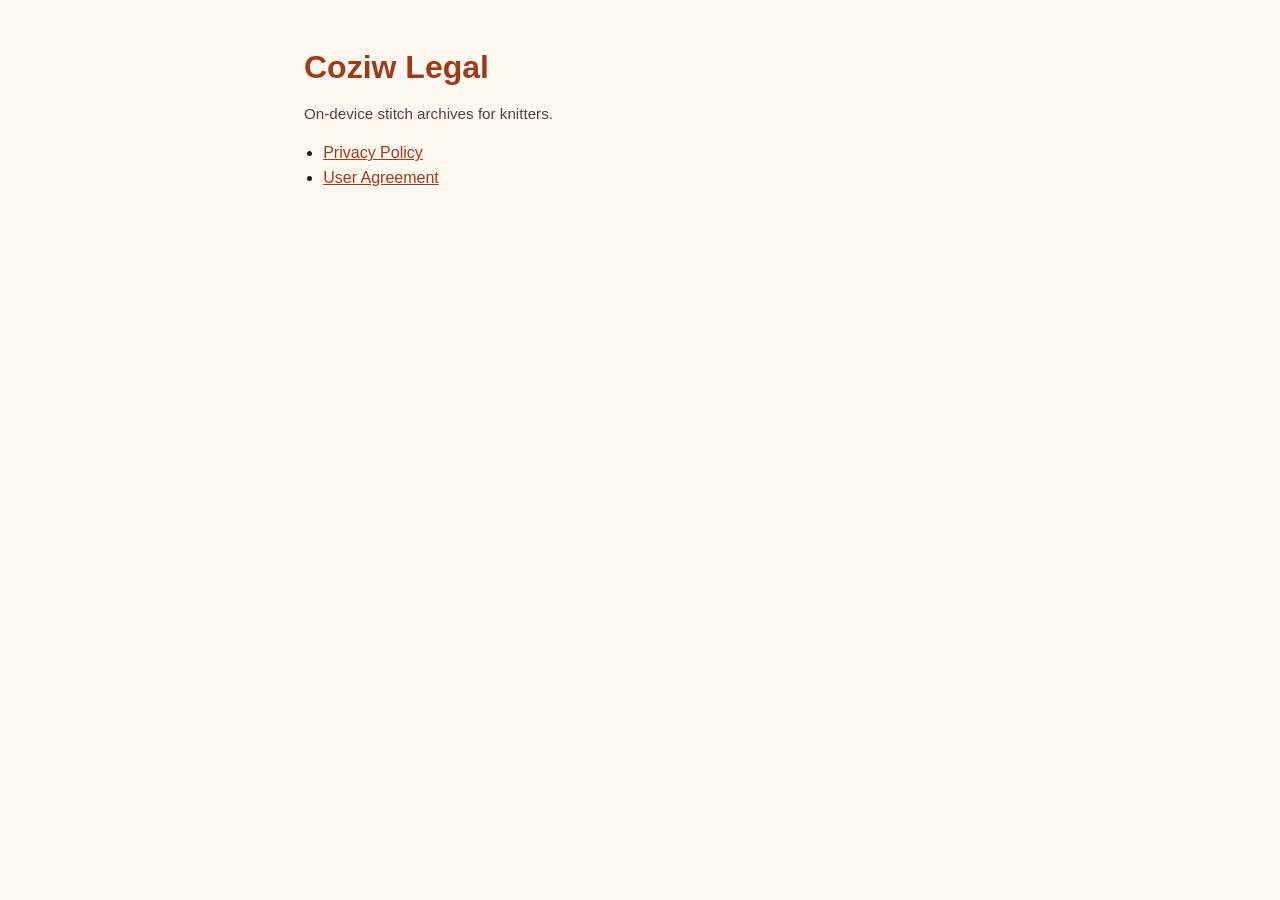
<file: index.html>
<!DOCTYPE html>
<html lang="en">
<head>
<meta charset="utf-8"/>
<meta name="viewport" content="width=device-width, initial-scale=1"/>
<title>Coziw Legal</title>
<link rel="stylesheet" href="legal.css"/>
</head>
<body>
<main>
<h1>Coziw Legal</h1>
<p class="meta">On-device stitch archives for knitters.</p>
<ul>
<li><a href="privacy-policy.html">Privacy Policy</a></li>
<li><a href="user-agreement.html">User Agreement</a></li>
</ul>
</main>
</body>
</html>
</file>
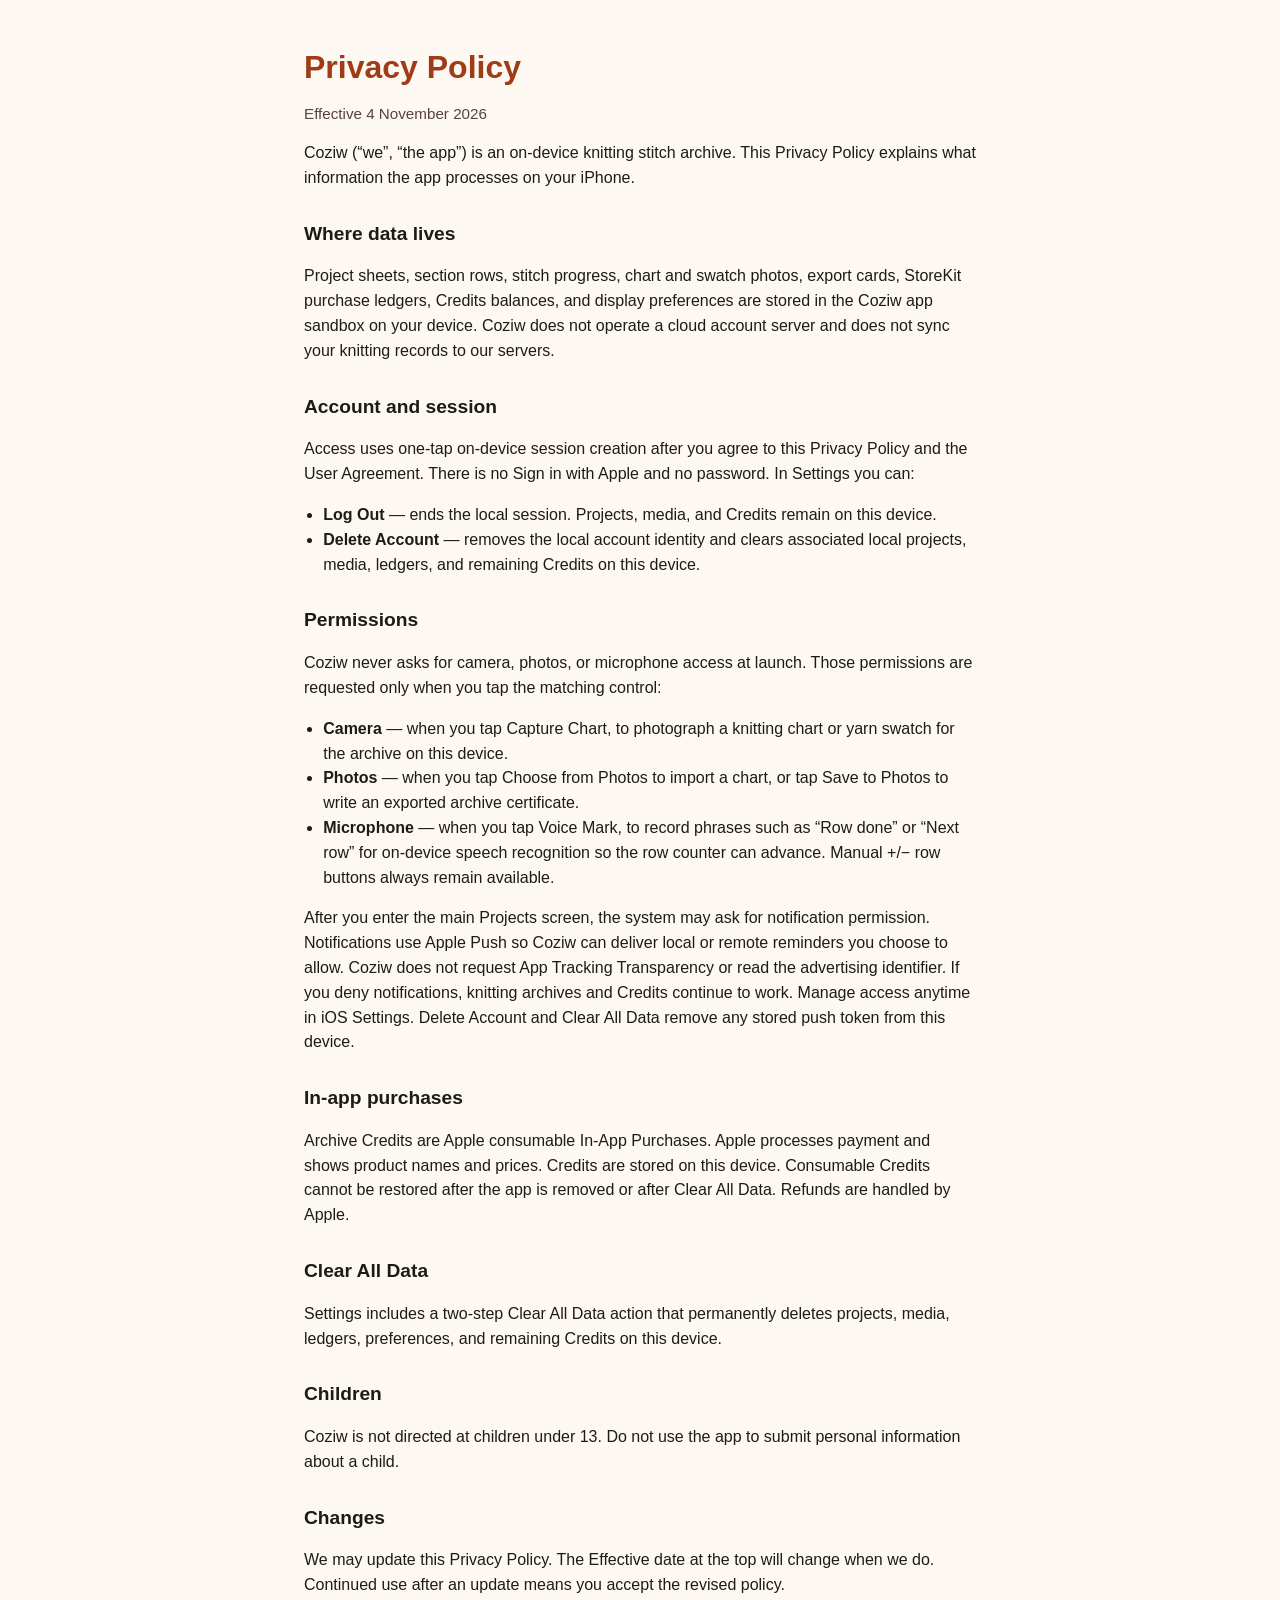
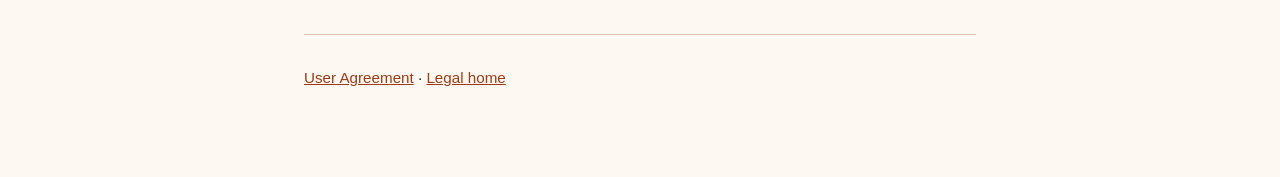
<file: privacy-policy.html>
<!DOCTYPE html>
<html lang="en">
<head>
<meta charset="utf-8"/>
<meta name="viewport" content="width=device-width, initial-scale=1"/>
<title>Privacy Policy — Coziw</title>
<link rel="stylesheet" href="legal.css"/>
</head>
<body>
<main>
<h1>Privacy Policy</h1>
<p class="meta">Effective 4 November 2026</p>
<p>Coziw (“we”, “the app”) is an on-device knitting stitch archive. This Privacy Policy explains what information the app processes on your iPhone.</p>

<h2>Where data lives</h2>
<p>Project sheets, section rows, stitch progress, chart and swatch photos, export cards, StoreKit purchase ledgers, Credits balances, and display preferences are stored in the Coziw app sandbox on your device. Coziw does not operate a cloud account server and does not sync your knitting records to our servers.</p>

<h2>Account and session</h2>
<p>Access uses one-tap on-device session creation after you agree to this Privacy Policy and the User Agreement. There is no Sign in with Apple and no password. In Settings you can:</p>
<ul>
<li><strong>Log Out</strong> — ends the local session. Projects, media, and Credits remain on this device.</li>
<li><strong>Delete Account</strong> — removes the local account identity and clears associated local projects, media, ledgers, and remaining Credits on this device.</li>
</ul>

<h2>Permissions</h2>
<p>Coziw never asks for camera, photos, or microphone access at launch. Those permissions are requested only when you tap the matching control:</p>
<ul>
<li><strong>Camera</strong> — when you tap Capture Chart, to photograph a knitting chart or yarn swatch for the archive on this device.</li>
<li><strong>Photos</strong> — when you tap Choose from Photos to import a chart, or tap Save to Photos to write an exported archive certificate.</li>
<li><strong>Microphone</strong> — when you tap Voice Mark, to record phrases such as “Row done” or “Next row” for on-device speech recognition so the row counter can advance. Manual +/− row buttons always remain available.</li>
</ul>
<p>After you enter the main Projects screen, the system may ask for notification permission. Notifications use Apple Push so Coziw can deliver local or remote reminders you choose to allow. Coziw does not request App Tracking Transparency or read the advertising identifier. If you deny notifications, knitting archives and Credits continue to work. Manage access anytime in iOS Settings. Delete Account and Clear All Data remove any stored push token from this device.</p>

<h2>In-app purchases</h2>
<p>Archive Credits are Apple consumable In-App Purchases. Apple processes payment and shows product names and prices. Credits are stored on this device. Consumable Credits cannot be restored after the app is removed or after Clear All Data. Refunds are handled by Apple.</p>

<h2>Clear All Data</h2>
<p>Settings includes a two-step Clear All Data action that permanently deletes projects, media, ledgers, preferences, and remaining Credits on this device.</p>

<h2>Children</h2>
<p>Coziw is not directed at children under 13. Do not use the app to submit personal information about a child.</p>

<h2>Changes</h2>
<p>We may update this Privacy Policy. The Effective date at the top will change when we do. Continued use after an update means you accept the revised policy.</p>

<footer>
<p><a href="user-agreement.html">User Agreement</a> · <a href="index.html">Legal home</a></p>
</footer>
</main>
</body>
</html>
</file>
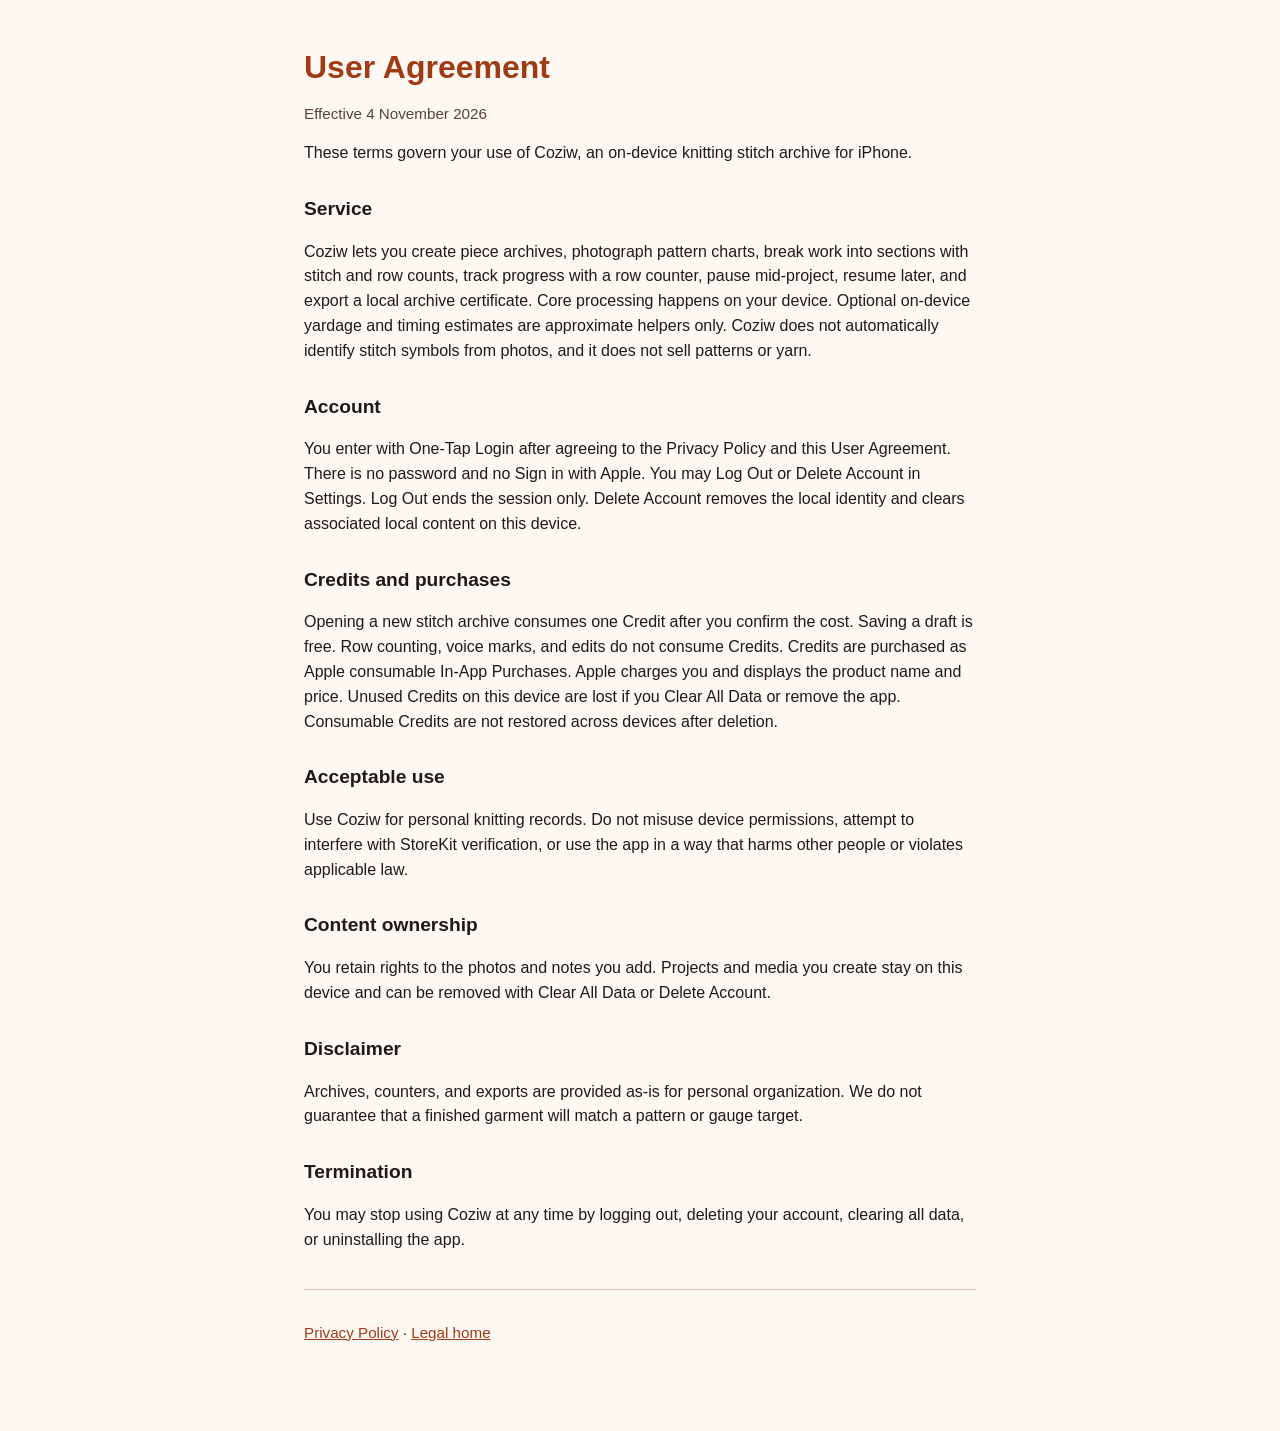
<file: user-agreement.html>
<!DOCTYPE html>
<html lang="en">
<head>
<meta charset="utf-8"/>
<meta name="viewport" content="width=device-width, initial-scale=1"/>
<title>User Agreement — Coziw</title>
<link rel="stylesheet" href="legal.css"/>
</head>
<body>
<main>
<h1>User Agreement</h1>
<p class="meta">Effective 4 November 2026</p>
<p>These terms govern your use of Coziw, an on-device knitting stitch archive for iPhone.</p>

<h2>Service</h2>
<p>Coziw lets you create piece archives, photograph pattern charts, break work into sections with stitch and row counts, track progress with a row counter, pause mid-project, resume later, and export a local archive certificate. Core processing happens on your device. Optional on-device yardage and timing estimates are approximate helpers only. Coziw does not automatically identify stitch symbols from photos, and it does not sell patterns or yarn.</p>

<h2>Account</h2>
<p>You enter with One-Tap Login after agreeing to the Privacy Policy and this User Agreement. There is no password and no Sign in with Apple. You may Log Out or Delete Account in Settings. Log Out ends the session only. Delete Account removes the local identity and clears associated local content on this device.</p>

<h2>Credits and purchases</h2>
<p>Opening a new stitch archive consumes one Credit after you confirm the cost. Saving a draft is free. Row counting, voice marks, and edits do not consume Credits. Credits are purchased as Apple consumable In-App Purchases. Apple charges you and displays the product name and price. Unused Credits on this device are lost if you Clear All Data or remove the app. Consumable Credits are not restored across devices after deletion.</p>

<h2>Acceptable use</h2>
<p>Use Coziw for personal knitting records. Do not misuse device permissions, attempt to interfere with StoreKit verification, or use the app in a way that harms other people or violates applicable law.</p>

<h2>Content ownership</h2>
<p>You retain rights to the photos and notes you add. Projects and media you create stay on this device and can be removed with Clear All Data or Delete Account.</p>

<h2>Disclaimer</h2>
<p>Archives, counters, and exports are provided as-is for personal organization. We do not guarantee that a finished garment will match a pattern or gauge target.</p>

<h2>Termination</h2>
<p>You may stop using Coziw at any time by logging out, deleting your account, clearing all data, or uninstalling the app.</p>

<footer>
<p><a href="privacy-policy.html">Privacy Policy</a> · <a href="index.html">Legal home</a></p>
</footer>
</main>
</body>
</html>
</file>
<file: legal.css>
:root {
  --bg: #fef8f3;
  --ink: #1d1b19;
  --muted: #57423b;
  --accent: #9f3c16;
  --line: #dec0b7;
  --card: #ffffff;
}
* { box-sizing: border-box; }
html, body {
  margin: 0;
  padding: 0;
  background: var(--bg);
  color: var(--ink);
  font-family: -apple-system, BlinkMacSystemFont, "Segoe UI", Helvetica, Arial, sans-serif;
  line-height: 1.55;
}
main {
  max-width: 720px;
  margin: 0 auto;
  padding: 48px 24px 72px;
}
h1 {
  font-size: 2rem;
  line-height: 1.2;
  margin: 0 0 8px;
  color: var(--accent);
}
h2 {
  font-size: 1.2rem;
  margin: 28px 0 10px;
}
p, li { color: var(--ink); }
p.meta, .meta { color: var(--muted); font-size: 0.95rem; }
ul { padding-left: 1.2rem; }
a { color: var(--accent); }
hr {
  border: 0;
  border-top: 1px solid var(--line);
  margin: 32px 0;
}
footer {
  margin-top: 36px;
  padding-top: 16px;
  border-top: 1px solid var(--line);
  color: var(--muted);
  font-size: 0.95rem;
}
</file>
